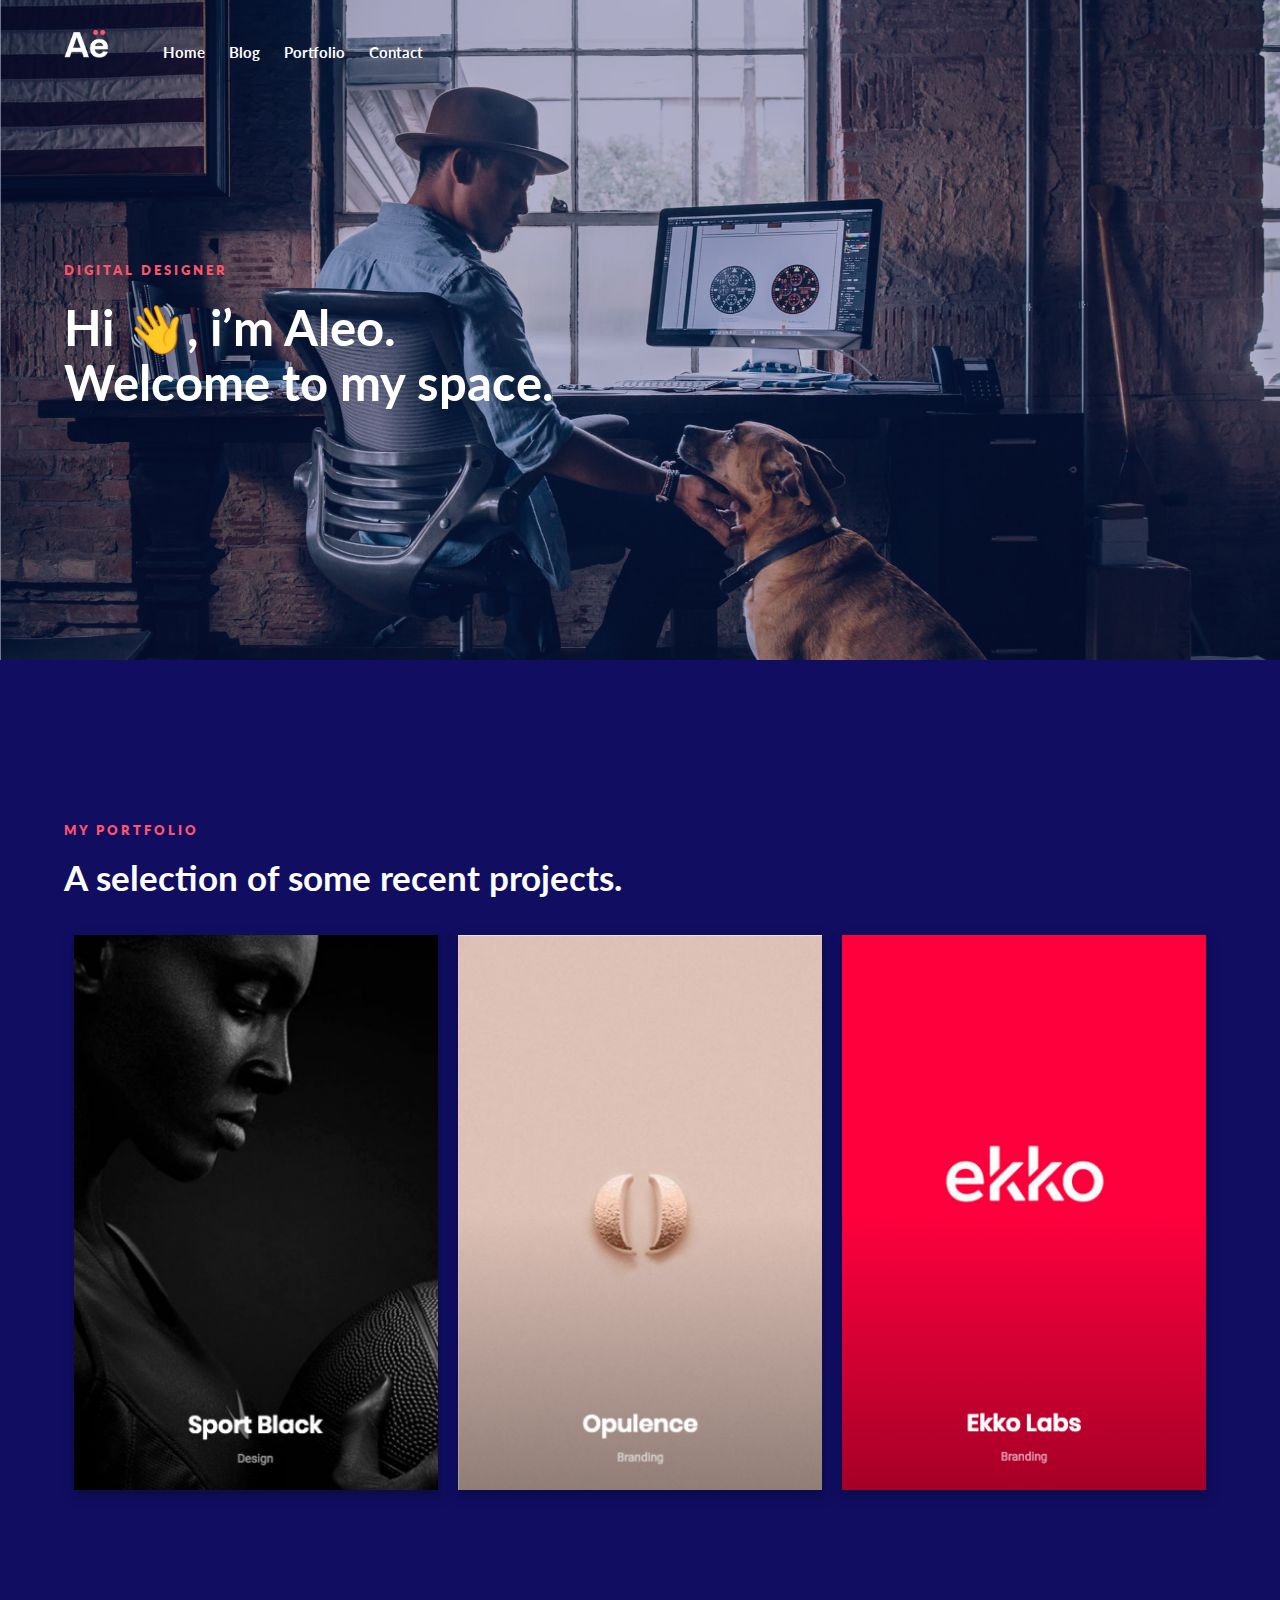
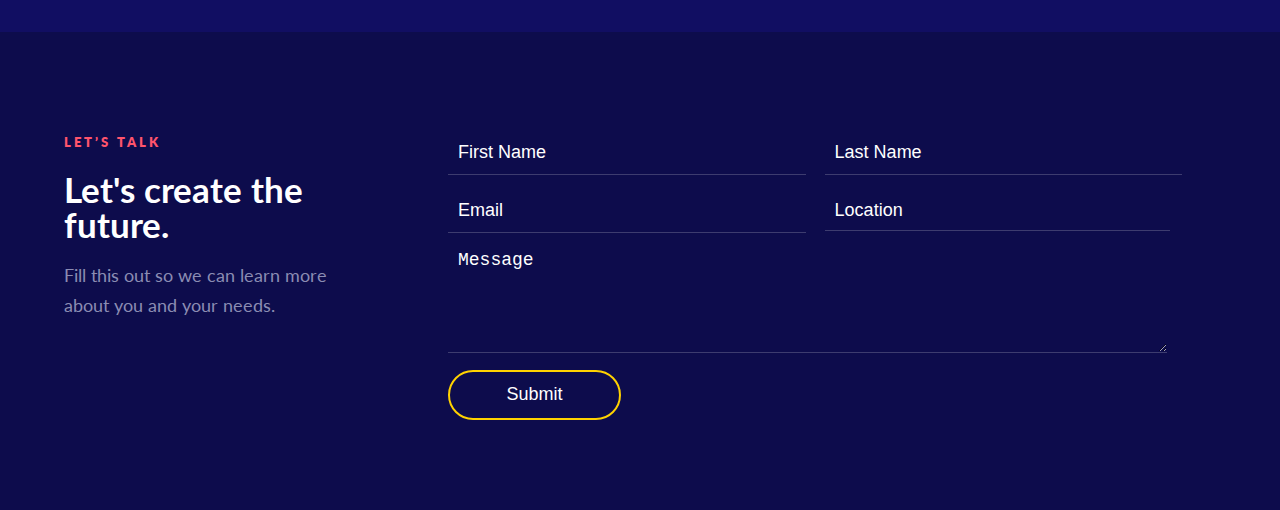
<file: index.html>
<!DOCTYPE html>
<html lang="en">
<head>
<meta charset="utf-8">
<title>Aleo :: Digital Designer</title>
<link rel="stylesheet" href="assets/css/main.css" />
<meta http-equiv="X-UA-Compatible" content="IE=edge"/>
<meta name="viewport" content="width=device-width, initial-scale=1, shrink-to-fill=no"/>
</head>
<body>
<header>
  <div class="section-wrap">
    <div id="header-logo"> <img src="./assets/img/logo-light.png" width="45" alt="Logo"> </div>
    <div id="header-nav">
      <ul>
        <li><a href="#header">Home</a></li>
        <li><a href="blog/index.html">Blog</a></li>
        <li><a href="#portfolio">Portfolio</a></li>
        <li><a href="#contact">Contact</a></li>
      </ul>
    </div>
  </div>
</header>
<main>
  <section id="portfolio">
    <div class="section-wrap">
      <h3>DIGITAL DESIGNER</h3>
      <h1>Hi 👋, i’m Aleo.<br/>
        Welcome to my space.</h1>
    </div>
  </section>
  <section id="work">
    <div class="section-wrap">
      <h3>MY PORTFOLIO</h3>
      <h2>A selection of some recent projects.</h2>
      <div id="work-container" class="flex-grid">
        <div class="col"><a href="#"><img src="./assets/img/SportBlack.png" alt="Sport Black Design"></a></div>
        <div class="col"><a href="#"><img src="./assets/img/Opulence.png" alt="Opulence Branding"></a></div>
        <div class="col"><a href="#"><img src="./assets/img/EkkoLabs.png" alt="Ekko Labs Branding"></a></div>
      </div>
    </div>
  </section>
</main>
<footer>
  <section id="contact">
    <div class="section-wrap flex-grid">
      <div class="col">
        <h3 class="footer-text">Let’s talk</h3>
        <h2 class="footer-text">Let's create the future.</h2>
        <p class="footer-text">Fill this out so we can learn more about you and your needs.</p>
      </div>
      <div id="footer-form" class="col-2">
        <div class="footer-row">
          <input type="text" name="name" aria-required="true" aria-invalid="false" placeholder="First Name" required>
          <input type="text" name="lname" aria-required="true" aria-invalid="false" placeholder="Last Name" required>
        </div>
        <div class="footer-row">
          <input type="email" name="email" aria-required="true" aria-invalid="false" placeholder="Email" required>
          <select role="menu" name="country" aria-invalid="false" aria-expanded="false" required>
            <option value="">Location</option>
            <option value="Malta">Malta</option>
            <option value="United Kingdom">United Kingdom</option>
            <option value="United States">United States</option>
            <option value="France">France</option>
            <option value="Other">Other</option>
          </select>
        </div>
        <div class="footer-row">
          <textarea cols="10" rows="4" name="message" aria-invalid="false" placeholder="Message" required></textarea>
        </div>
        <div class="footer-row">
          <button type="submit" value="Submit">Submit</button>
        </div>
      </div>
    </div>
  </section>
</footer>
</body>
</html>
</file>
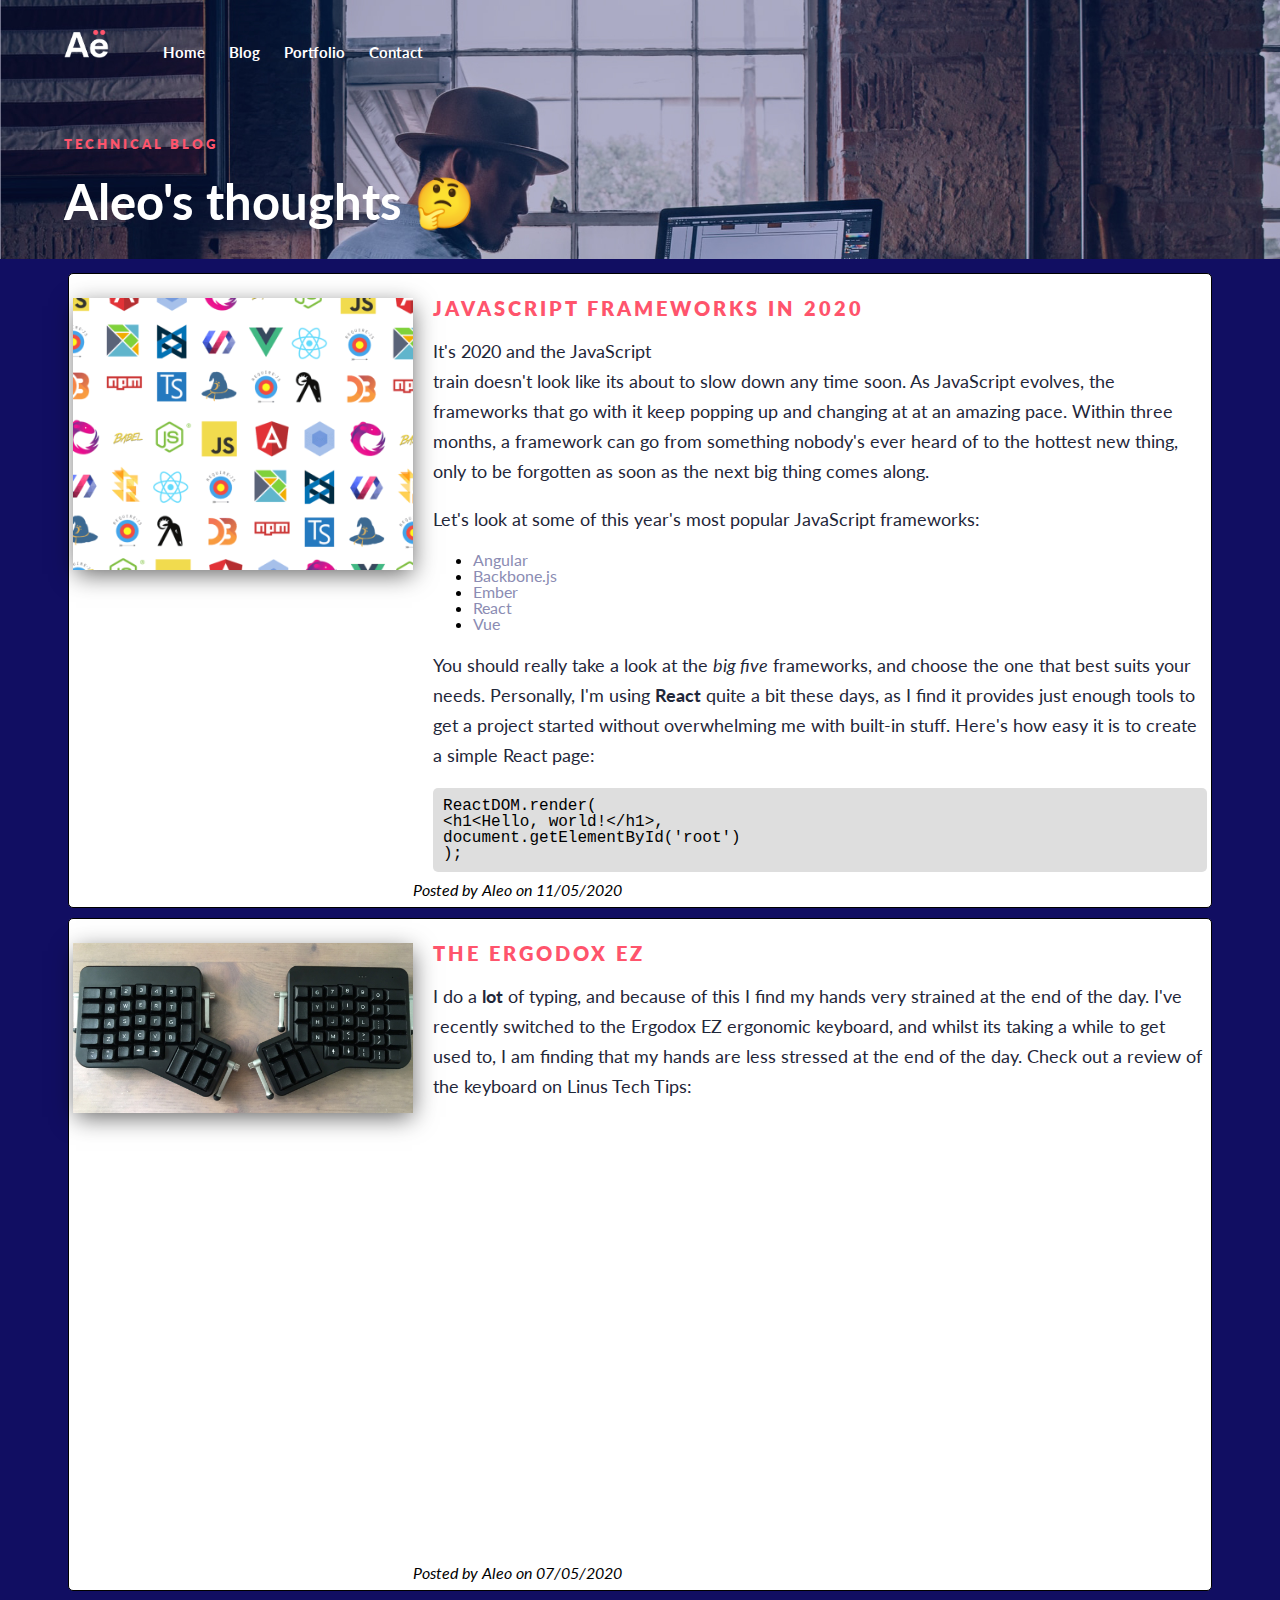
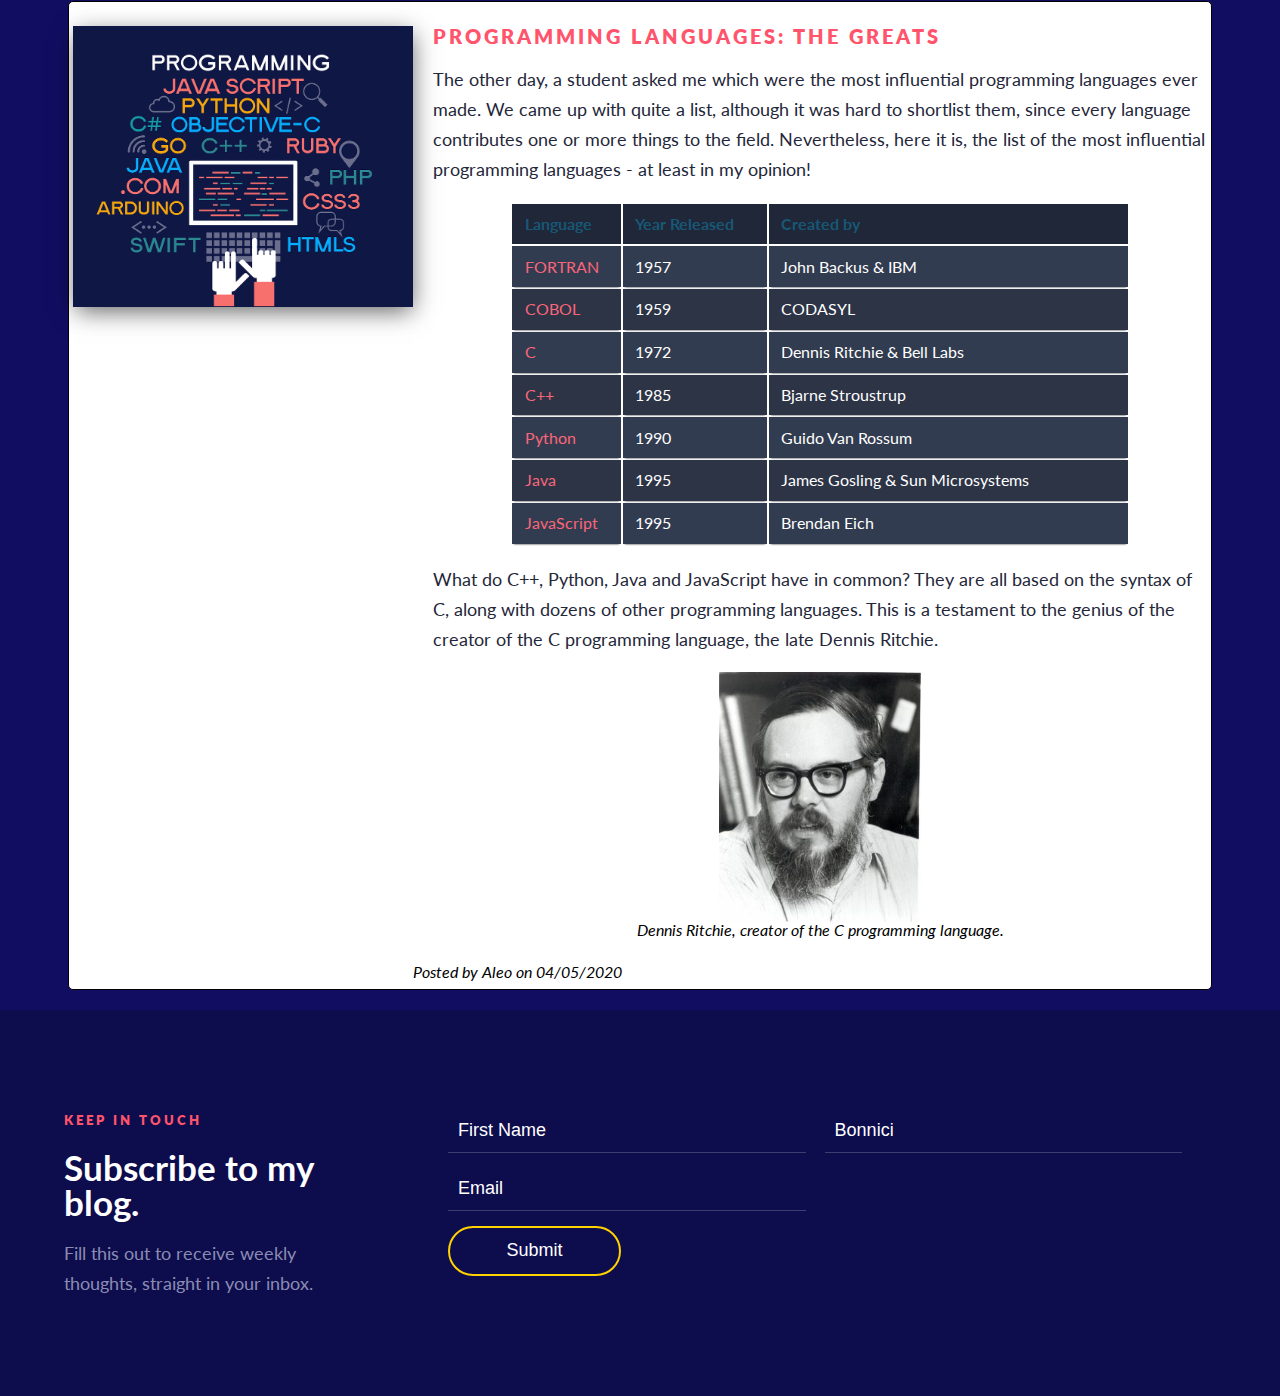
<file: blog/index.html>
<!DOCTYPE html>
<html lang="en">
<head>
<meta charset="UTF-8" />
<title>Aleo’s Blog</title>
<link rel="stylesheet" href="../assets/css/main.css" />
<link rel="stylesheet" href="../assets/css/blog.css" />
<meta http-equiv="X-UA-Compatible" content="IE=edge"/>
<meta name="viewport" content="width=device-width, initial-scale=1, shrink-to-fill=no"/>
</head>
<body>
<header>
  <div class="section-wrap">
    <div id="header-logo"> <img src="../assets/img/logo-light.png" width="45" alt="Logo" /> </div>
    <div id="header-nav">
      <ul>
        <li><a href="../index.html">Home</a></li>
        <li><a href="index.html">Blog</a></li>
        <li><a href="../index.html#portfolio">Portfolio</a></li>
        <li><a href="../index.html#contact">Contact</a></li>
      </ul>
    </div>
  </div>
</header>
<main>
  <section id="portfolio" style="background-image: url(../assets/img/photo.jpg)">
    <div class="section-wrap">
      <h3>TECHNICAL BLOG</h3>
      <h1 style="color: #fff">Aleo's thoughts 🤔</h1>
    </div>
  </section>
  <section id="blog">
    <div class="section-wrap">
      <article> 
        <!-- This is a comment TODO -->
        <div class="article-image"> <img src="../assets/img/blog/js_frameworks.png" alt="JavaScript Frameworks"/> </div>
        <div class="article-content-container">
          <div class="article-content">
            <h4>JavaScript Frameworks in 2020</h4>
            <p> It's 2020 and the JavaScript<br />
              train doesn't look like its about to slow down any time soon. As
              JavaScript evolves, the frameworks that go with it keep popping up and
              changing at at an amazing pace. Within three months, a framework can
              go from something nobody's ever heard of to the hottest new thing,
              only to be forgotten as soon as the next big thing comes along. </p>
            <p> Let's look at some of this year's most popular JavaScript frameworks: </p>
            <ul>
              <li><a href="https://angular.io/" target="_blank">Angular</a></li>
              <li><a href="https://backbonejs.org/" target="_blank">Backbone.js</a></li>
              <li><a href="https://emberjs.com/" target="_blank">Ember</a></li>
              <li><a href="https://reactjs.org/" target="_blank">React</a></li>
              <li><a href="https://vuejs.org/" target="_blank">Vue</a></li>
            </ul>
            <p> You should really take a look at the <em>big five</em> frameworks, and
              choose the one that best suits your needs. Personally, I'm using <strong>React</strong> quite a bit these days, as I find it provides
              just enough tools to get a project started without overwhelming me
              with built-in stuff. Here's how easy it is to create a simple React
              page: </p>
            <code> ReactDOM.render(
            &lt;h1&lt;Hello, world!&lt;/h1&gt;,
            document.getElementById('root')
            ); </code> </div>
          <footer> Posted by Aleo on 11/05/2020 </footer>
        </div>
      </article>
      <article>
        <div class="article-image"> <img src="../assets/img/blog/ergodox.jpeg" alt="Ergodox EZ Keyboard" /> </div>
        <div class="article-content-container">
          <div class="article-content">
            <h4>The Ergodox EZ</h4>
            <p> I do a <strong>lot</strong> of typing, and because of this I find my hands very strained at the end of the day. I've recently switched to the Ergodox EZ ergonomic keyboard, and whilst its taking a while to get used to, I am finding that my hands are less stressed at the end of the day. Check out a review of the keyboard on Linus Tech Tips: </p>
            <div class="video-container">
              <iframe width="560" height="315" src="https://www.youtube.com/embed/LALQsqZP1nA" title="YouTube video player" frameborder="0" allow="accelerometer; autoplay; clipboard-write; encrypted-media; gyroscope; picture-in-picture" allowfullscreen></iframe>
            </div>
          </div>
          <footer>Posted by Aleo on 07/05/2020</footer>
        </div>
      </article>
      <article>
        <div class="article-image"> <img src="../assets/img/blog/programming.jpg" alt="Programming Languages" /> </div>
        <div class="article-content-container">
          <div class="article-content">
            <h4>Programming Languages: The Greats</h4>
            <p> The other day, a student asked me which were the most influential
              programming languages ever made. We came up with quite a list,
              although it was hard to shortlist them, since every language
              contributes one or more things to the field. Nevertheless, here it is,
              the list of the most influential programming languages - at least in
              my opinion! </p>
            <table class="blog-table">
              <thead>
                <tr>
                  <th>Language</th>
                  <th>Year Released</th>
                  <th>Created by</th>
                </tr>
              </thead>
              <tbody>
                <tr>
                  <td>FORTRAN</td>
                  <td>1957</td>
                  <td>John Backus & IBM</td>
                </tr>
                <tr>
                  <td>COBOL</td>
                  <td>1959</td>
                  <td>CODASYL</td>
                </tr>
                <tr>
                  <td>C</td>
                  <td>1972</td>
                  <td>Dennis Ritchie & Bell Labs</td>
                </tr>
                <tr>
                  <td>C++</td>
                  <td>1985</td>
                  <td>Bjarne Stroustrup</td>
                </tr>
                <tr>
                  <td>Python</td>
                  <td>1990</td>
                  <td>Guido Van Rossum</td>
                </tr>
                <tr>
                  <td>Java</td>
                  <td>1995</td>
                  <td>James Gosling & Sun Microsystems</td>
                </tr>
                <tr>
                  <td>JavaScript</td>
                  <td>1995</td>
                  <td>Brendan Eich</td>
                </tr>
              </tbody>
            </table>
            <p>What do C++, Python, Java and JavaScript have in common? They are all based on the syntax of C, along with dozens of other programming languages. This is a testament to the genius of the creator of the C programming language, the late Dennis Ritchie. </p>
            <figure> <img src="../assets/img/blog/ritchie.jpg"  alt="Dennis Ritchie">
              <figcaption>Dennis Ritchie, creator of the C programming language.</figcaption>
            </figure>
          </div>
          <footer>Posted by Aleo on 04/05/2020</footer>
        </div>
      </article>
    </div>
  </section>
</main>
<footer>
  <section id="contact">
    <div class="section-wrap flex-grid">
      <div class="col">
        <h3 class="footer-text">Keep in touch</h3>
        <h2 class="footer-text" style="color: #fff">Subscribe to my blog.</h2>
        <p class="footer-text">Fill this out to receive weekly thoughts, straight in your
          inbox.</p>
      </div>
      <div id="footer-form" class="col-2">
        <form name="subscribe-form">
          <div class="footer-row">
            <input type="text" name="name" aria-required="true" aria-invalid="false" placeholder="First Name" required>
            <input type="text" name="lname" class="lastname" aria-required="true" aria-invalid="false" placeholder="Last Name" required value="Bonnici">
          </div>
          <div class="footer-row">
            <input type="email" name="email" aria-required="true" aria-invalid="false" placeholder="Email" required>
          </div>
          <div class="footer-row">
            <button type="submit" value="Submit">Submit</button>
          </div>
        </form>
      </div>
    </div>
  </section>
</footer>
</body>
</html>
</file>
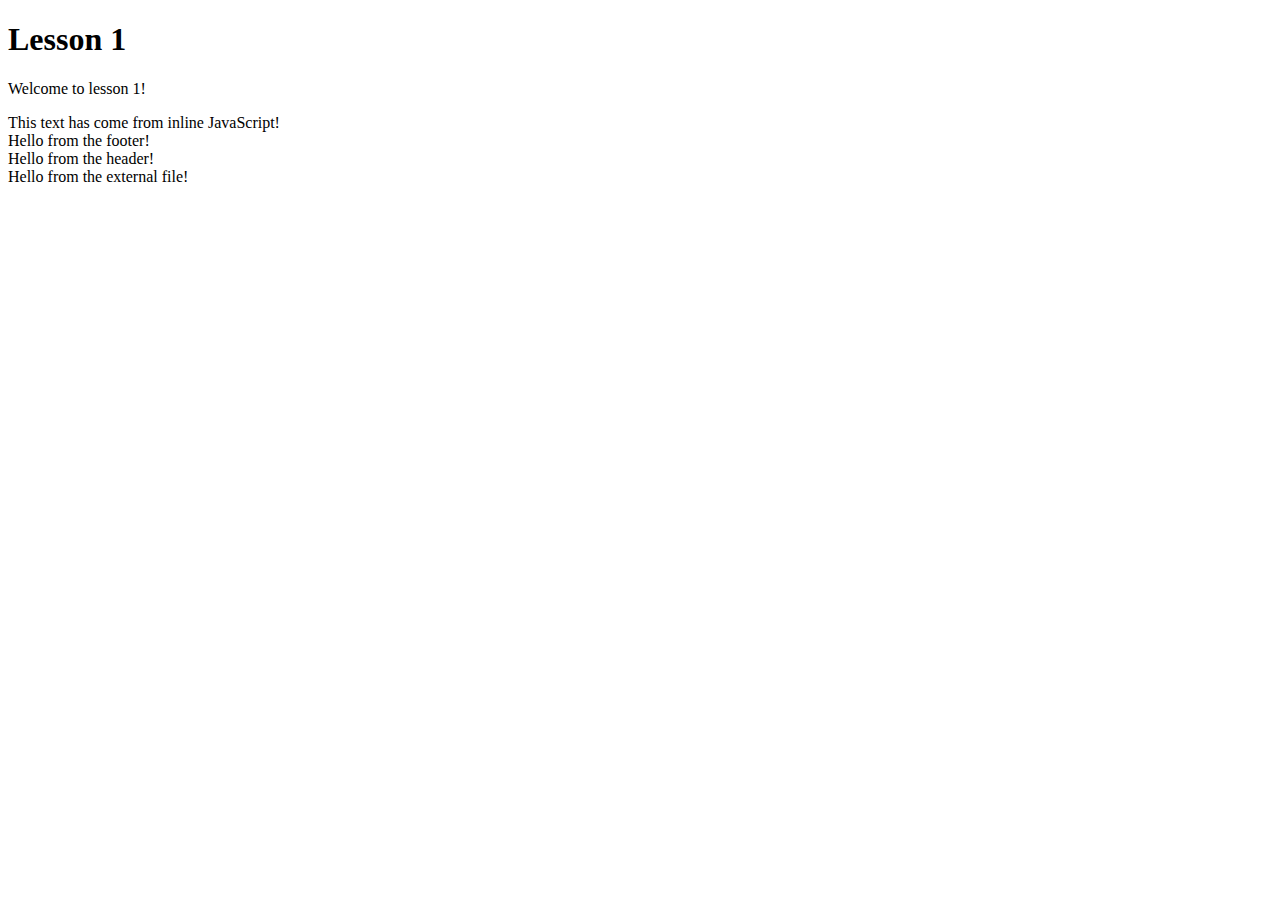
<file: js/index.html>
<!doctype html>
<html lang="en">
<head>
<meta charset="UTF-8">
<title>JavaScript Lesson 1</title>
<script>
    function showWelcome(){
    document.getElementById("div2").innerHTML = "Hello from the header!";
    }
</script>
</head>
<body onLoad="showWelcome()">
<h1>Lesson 1</h1>
<p>Welcome to lesson 1!</p>
<script>document.write("This text has come from inline JavaScript!");</script>
<div id="div1"></div>
<div id="div2"></div>
<div id="div3"></div>
<script>document.getElementById("div1").innerHTML = "Hello from the footer!";</script>
<script src="../assets/js/lesson1.js"></script>
</body>
</html>
</file>
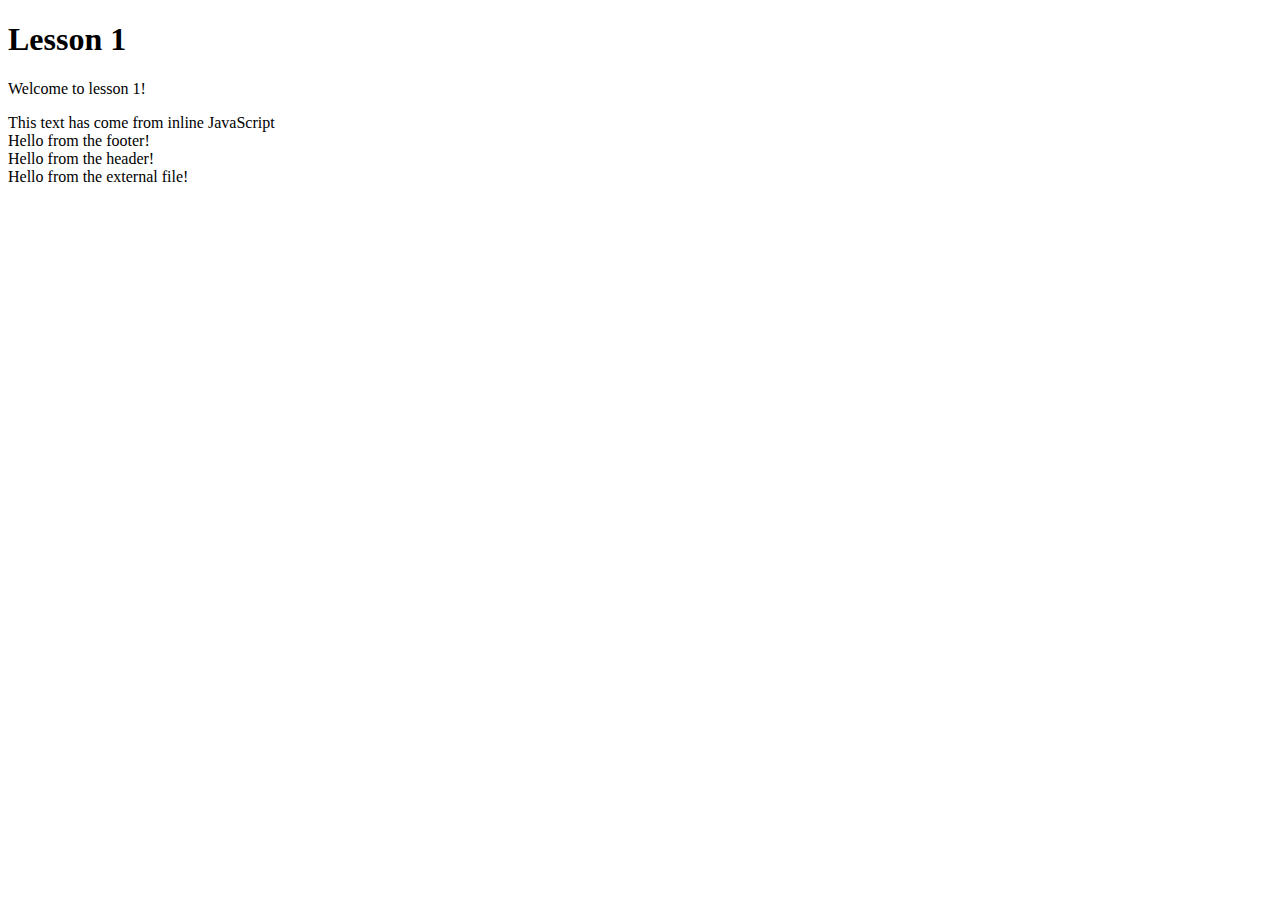
<file: lesson1/index.html>
<!DOCTYPE html>
<html lang="en">
<head>
    <meta charset="utf-8">
    <title>Lesson 1</title>

    <script>
        function showWelcome() {
            document.getElementById('div2').innerHTML = "Hello from the header!";
        }
    </script>
</head>
<body onload="showWelcome()">
<h1>Lesson 1</h1>
<p>Welcome to lesson 1!</p>
<script>
    document.write("This text has come from inline JavaScript");
</script>
<div id="div1"></div>
<div id="div2"></div>
<div id="div3"></div>
<script>
    document.getElementById('div1').innerHTML = "Hello from the footer!"
</script>
<script src="lesson1.js"></script>
</body>
</html>
</file>
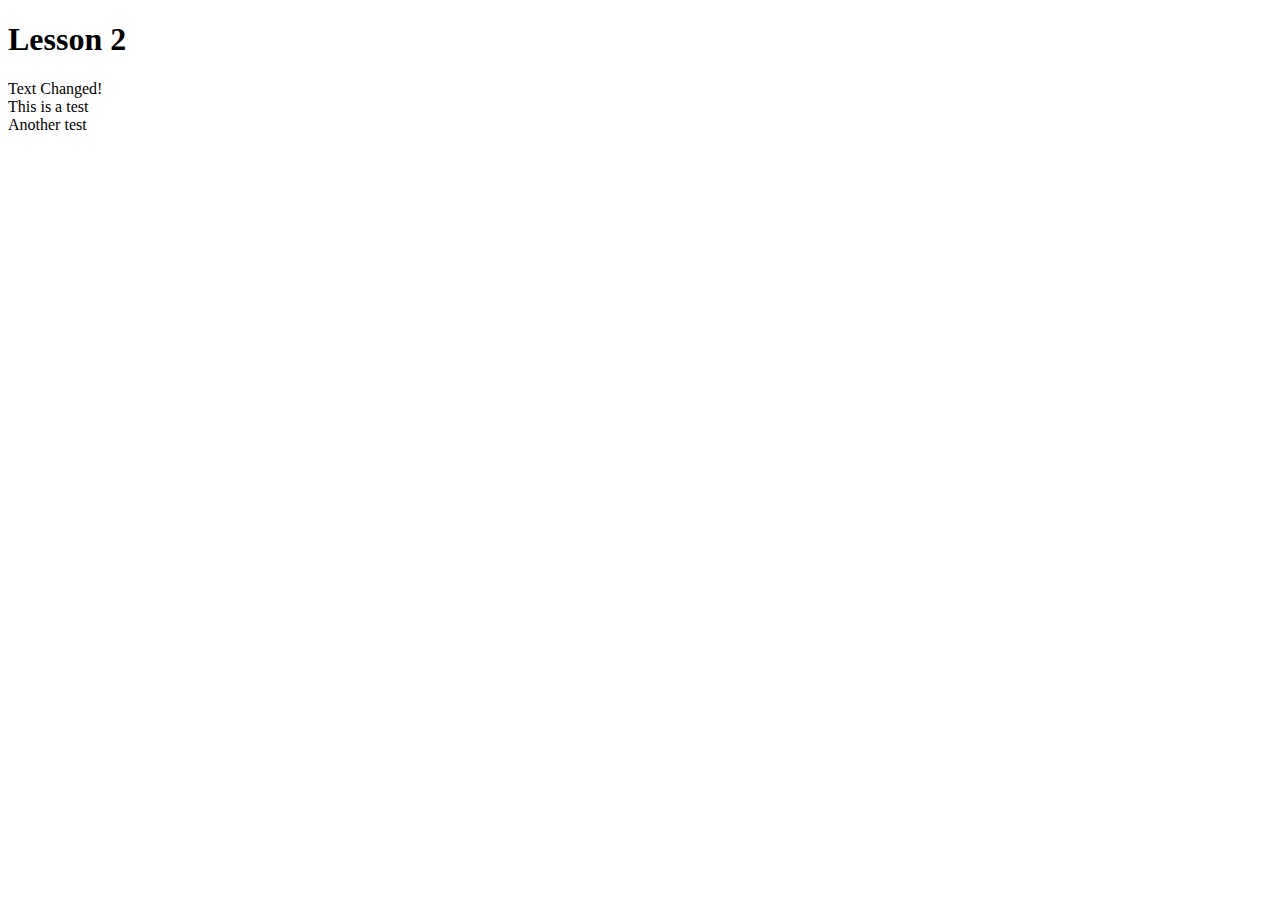
<file: lesson2/index.html>
<!DOCTYPE html>
<html lang="en">
<head>
    <meta charset="utf-8">
    <title>Lesson 2</title>
</head>
<body>
<h1>Lesson 2</h1>
<div id="mainDiv"></div>
<script src="lesson2.js"></script>
</body>
</html>
</file>
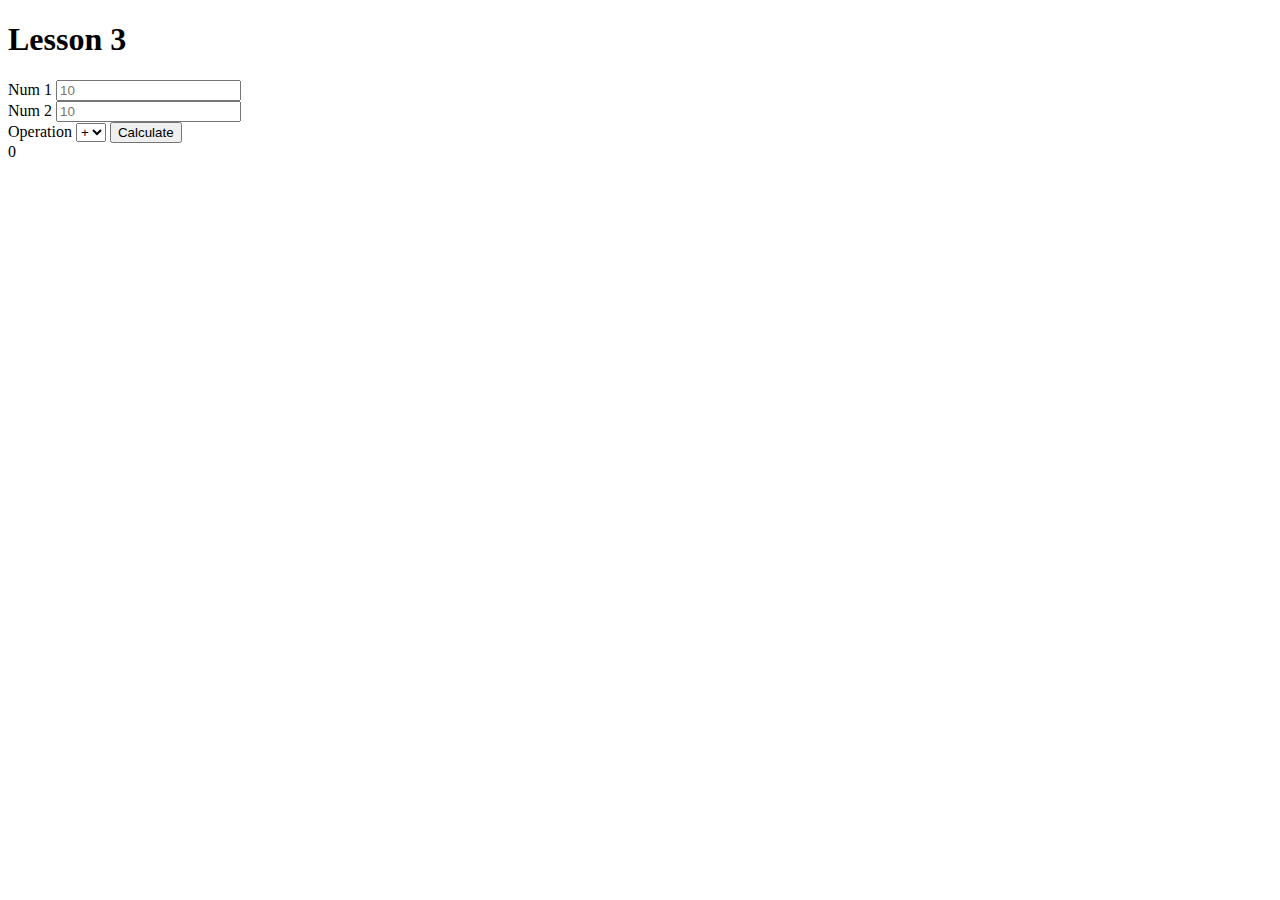
<file: lesson3/index.html>
<!DOCTYPE html>
<html lang="en">
<head>
    <meta charset="utf-8">
    <title>Lesson 3</title>
</head>
<body>
<h1>Lesson 3</h1>
<form name="arithmeticForm">
    <label for="num1">Num 1</label>
    <input type="number"
            id="num1"
            name="num1"
            placeholder="10">
    <br>
    <label for="num2">Num 2</label>
    <input type="number"
            id="num2"
            name="num2"
            placeholder="10">
    <br>
    <label for="op">Operation</label>
    <select id="op" name="op">
        <option selected value="+">+</option>
        <option value="-">-</option>
        <option value="*">*</option>
        <option value="/">/</option>
    </select>
    <button id="btnCalc">Calculate</button>
    <br>
    <label id="result">0</label>
</form>

<script src="lesson3.js"></script>
</body>
</html>
</file>
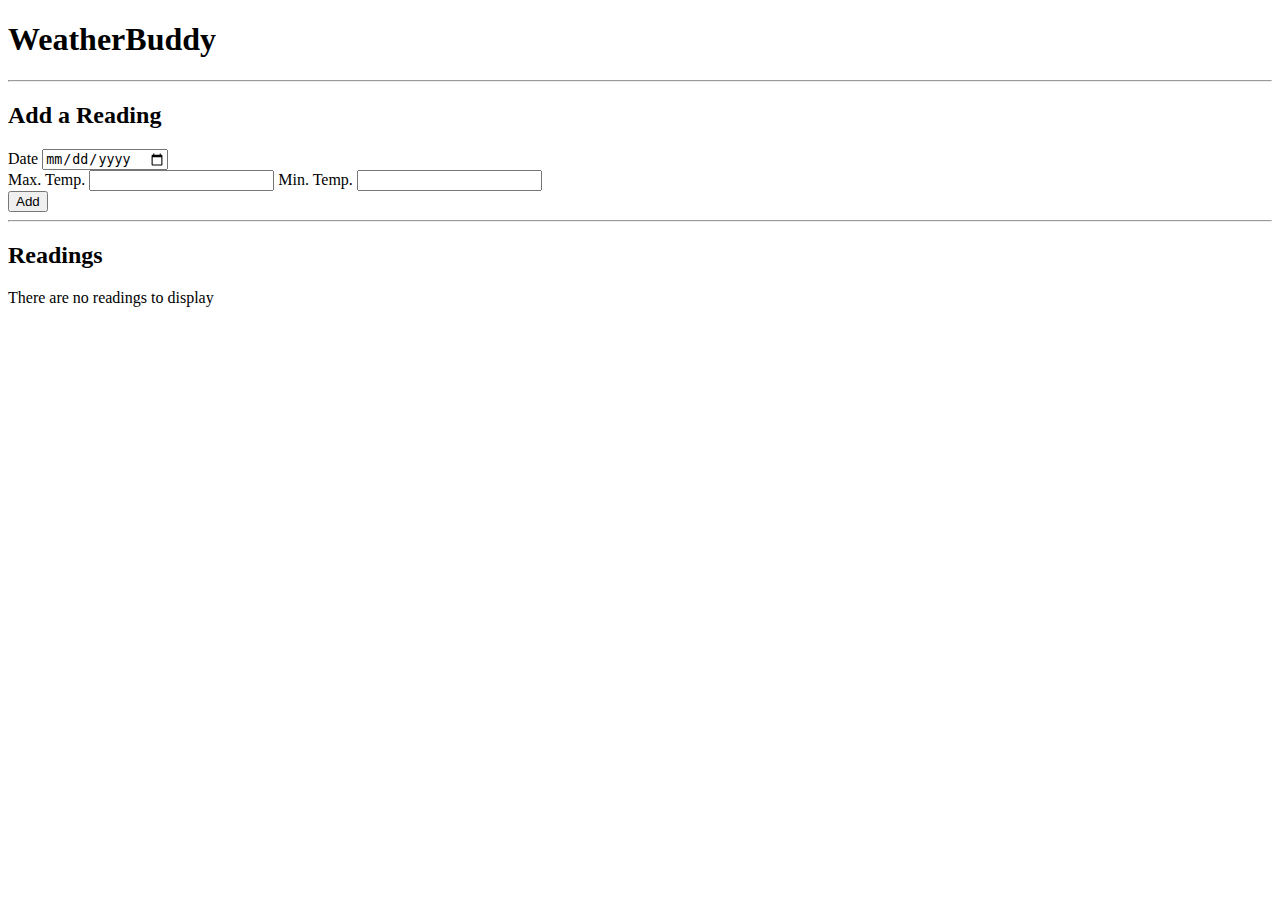
<file: weatherbuddy/index.html>
<!DOCTYPE html>
<html lang="en">
<head>
<title>WeatherBuddy</title>
<meta charset="utf-8">
</head>
<body>
<h1>WeatherBuddy</h1>
<hr>
<h2>Add a Reading</h2>
<div id="errorArea" style="display: none;"></div>
<form name="addReadingForm" id="addReadingForm" novalidate>
  <label for="readingDate">Date</label>
  <input type="date" id="readingDate" required>
  <br>
  <label for="readingMax">Max. Temp.</label>
  <input type="number" step="0.01" id="readingMax" required>
  <label for="readingMin">Min. Temp.</label>
  <input type="number" step="0.01" id="readingMin" required>
  <br>
  <input type="submit" value="Add">
</form>
<hr>
<h2>Readings</h2>
<div id="readingsArea"></div>
<script src="../assets/js/weatherbuddy.js"></script>
</body>
</html>
</file>
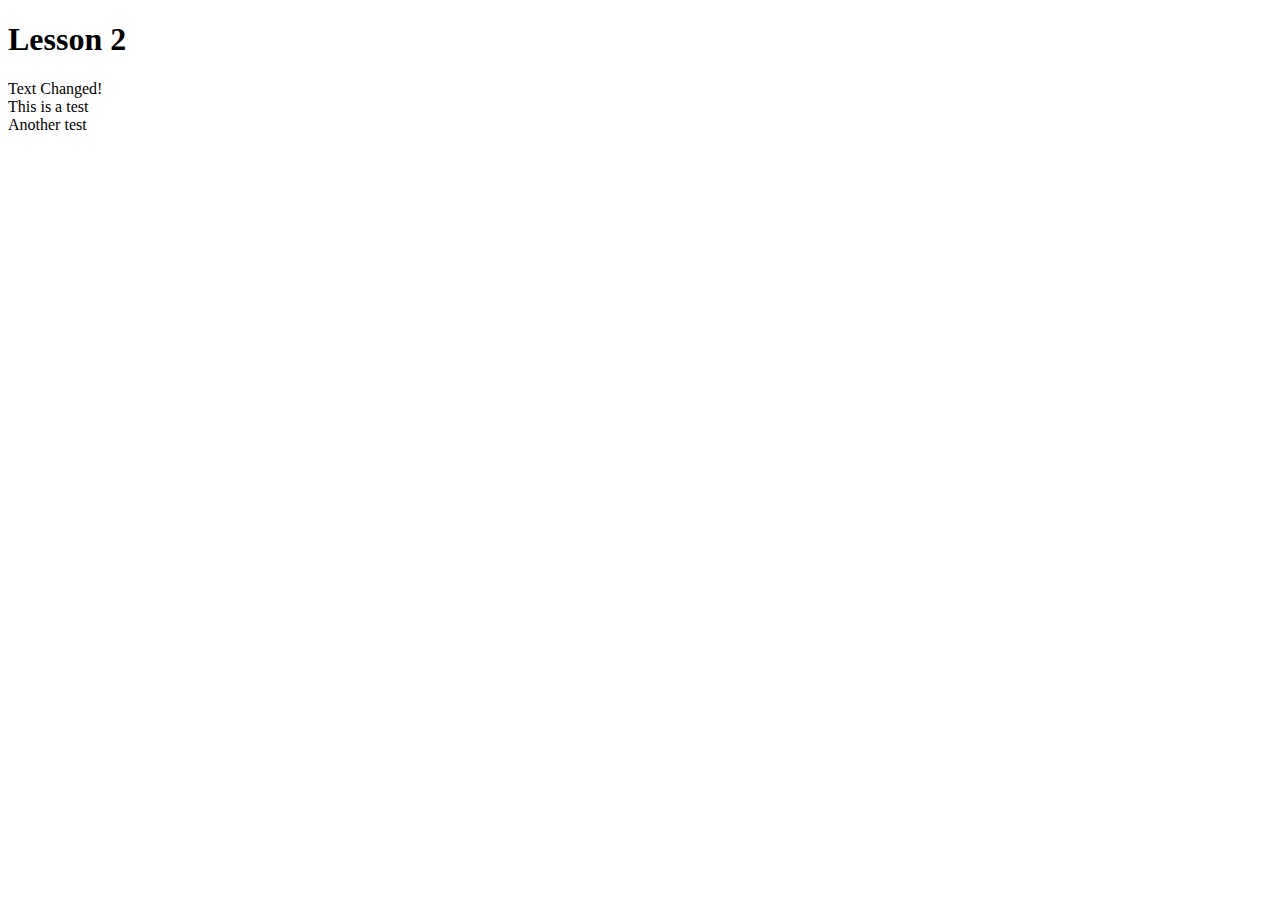
<file: js/lesson2/index.html>
<!doctype html>
<html>
<head>
<meta charset="UTF-8">
<title>Lesson 2</title>
    </head>
<body>
    <h1>Lesson 2</h1>
    <div id="mainDiv"></div>
    <script src="../../assets/js/lesson2.js"></script>
</body>
</html>
</file>
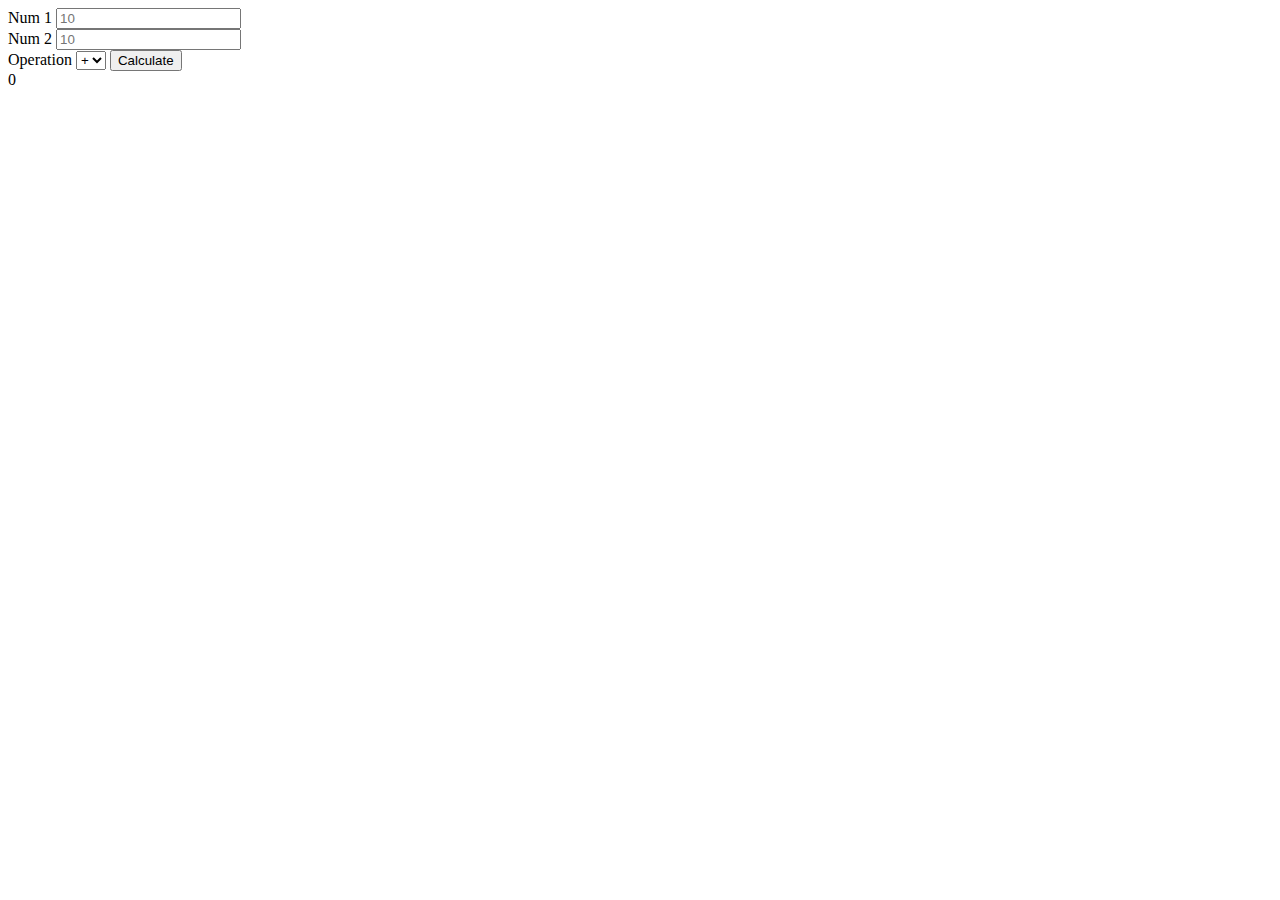
<file: js/lesson4/index.html>
<!doctype html>
<html>
<head>
<meta charset="UTF-8">
<title>Our Awesome Calculator</title>

</head>
<body>
<form name="arithmeticForm">
  <label for="num1">Num 1</label>
  <input type="number" id="num1" name="num1" placeholder="10">
  <br>
  <label for="num2">Num 2</label>
  <input type="number" id="num2" name="num2" placeholder="10">
  <br>
  <label for="op">Operation</label>
  <select id="op" name="op">
    <option value="+" selected>+</option>
    <option value="-">-</option>
    <option value="*">*</option>
    <option value="/">/</option>
  </select>
  <button id="btnCalc">Calculate</button>
  <br>
  <label id="result">0</label>
</form>
    <script src="../../assets/js/lesson4.js"></script>
</body>
</html>
</file>
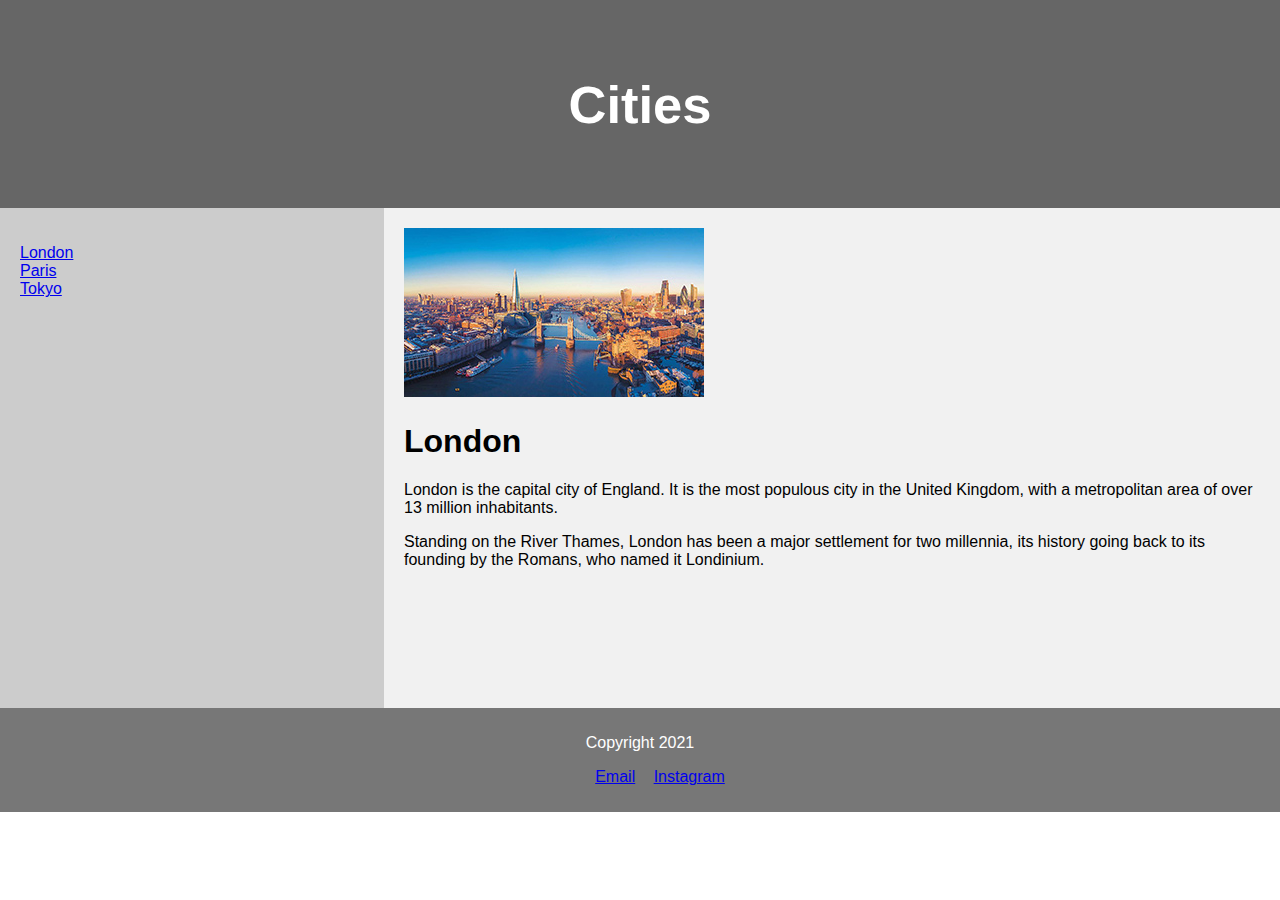
<file: cities/london.html>
<!doctype html>
<html><!-- InstanceBegin template="/Templates/Cities.dwt" codeOutsideHTMLIsLocked="false" -->
<head>
    <meta charset="UTF-8">
    <!-- InstanceBeginEditable name="doctitle" -->
    <title>Cities</title>
    <!-- InstanceEndEditable -->
    <style type="text/css">
    * {
        -webkit-box-sizing: border-box;
        -moz-box-sizing: border-box;
        box-sizing: border-box;
    }

    body {
        margin-left: 0px;
        margin-top: 0px;
        margin-right: 0px;
        margin-bottom: 0px;
        font-family: Arial, Helvetica, sans-serif;
    }

    header {
        padding: 30px;
        background-color: #666;
        text-align: center;
        font-size: 35px;
        color: white;
    }

    nav {
        float: left;
        width: 30%;
        height: 500px;
        padding: 20px;
        background: #ccc;
    }

    nav ul {
        padding: 0;
        list-style-type: none;
    }

    article {
        padding: 20px;
        float: left;
        width: 70%;
        background-color: #F1F1F1;
        height: 500px;
    }

    section::after {
        content: "";
        display: table;
        clear: both;
    }

    footer {
        padding: 10px;
        background-color: #777;
        text-align: center;
        color: white;
    }

    @media screen and (max-width: 600px) {
        nav, article {
            width: 100%;
            height: auto;
        }
    }

    #footer-nav {
        list-style-type: none;
    }

    #footer-nav li {
        display: inline-block;
        padding: 0 7px;
    }
    </style>
<!-- InstanceBeginEditable name="head" -->
<!-- InstanceEndEditable -->
</head>
<body>
<header>
    <h2>Cities</h2>
</header>
<section>
    <nav>
        <ul>
            <li><a href="london.html">London</a></li>
            <li><a href="paris.html">Paris</a></li>
            <li><a href="tokyo.html">Tokyo</a></li>
        </ul>
    </nav>
    <article><!-- InstanceBeginEditable name="CityDetails" --><img src="../assets/img/london.jpeg" width="300" height="169"/>
        <h1>London</h1>
        <p>London is the capital city of England. It is the most populous city in the United Kingdom, with a
          metropolitan area of over 13 million inhabitants.</p>
        <p>Standing on the River Thames, London has been a major settlement for two millennia, its history going back to
          its founding by the Romans, who named it Londinium.</p>
    <!-- InstanceEndEditable --></article>
</section>
<footer>
    <p>Copyright 2021</p>


    <ul id="footer-nav">
        <li><a href="mailto:test@test.com">Email</a></li>
        <li><a href="https://instagram.com" target="_blank">Instagram</a></li>
    </ul>

</footer>
	
</body>
<!-- InstanceEnd --></html>
</file>
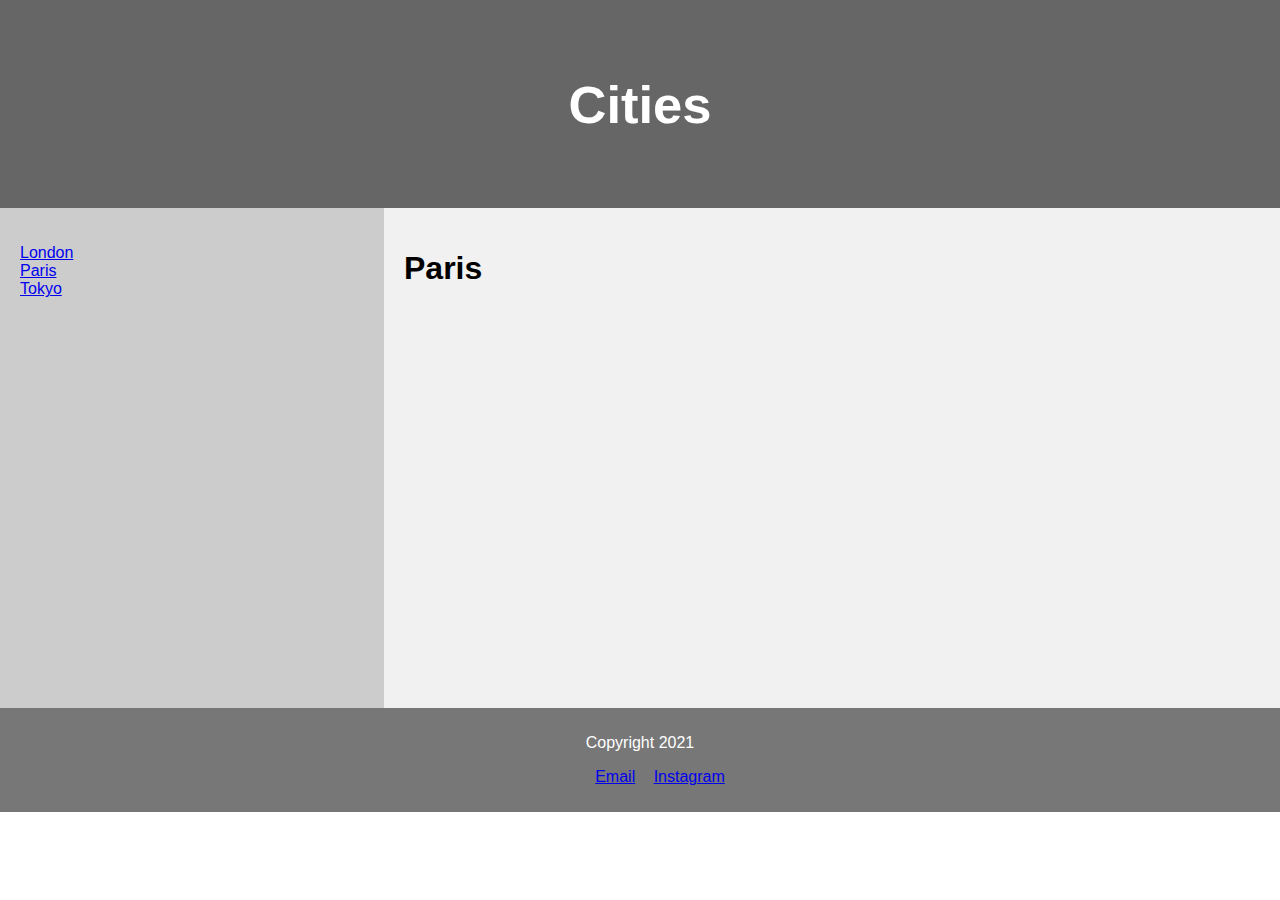
<file: cities/paris.html>
<!doctype html>
<html><!-- InstanceBegin template="/Templates/Cities.dwt" codeOutsideHTMLIsLocked="false" -->
<head>
    <meta charset="UTF-8">
    <!-- InstanceBeginEditable name="doctitle" -->
    <title>Paris</title>
    <!-- InstanceEndEditable -->
    <style type="text/css">
    * {
        -webkit-box-sizing: border-box;
        -moz-box-sizing: border-box;
        box-sizing: border-box;
    }

    body {
        margin-left: 0px;
        margin-top: 0px;
        margin-right: 0px;
        margin-bottom: 0px;
        font-family: Arial, Helvetica, sans-serif;
    }

    header {
        padding: 30px;
        background-color: #666;
        text-align: center;
        font-size: 35px;
        color: white;
    }

    nav {
        float: left;
        width: 30%;
        height: 500px;
        padding: 20px;
        background: #ccc;
    }

    nav ul {
        padding: 0;
        list-style-type: none;
    }

    article {
        padding: 20px;
        float: left;
        width: 70%;
        background-color: #F1F1F1;
        height: 500px;
    }

    section::after {
        content: "";
        display: table;
        clear: both;
    }

    footer {
        padding: 10px;
        background-color: #777;
        text-align: center;
        color: white;
    }

    @media screen and (max-width: 600px) {
        nav, article {
            width: 100%;
            height: auto;
        }
    }

    #footer-nav {
        list-style-type: none;
    }

    #footer-nav li {
        display: inline-block;
        padding: 0 7px;
    }
    </style>
<!-- InstanceBeginEditable name="head" -->
<!-- InstanceEndEditable -->
</head>
<body>
<header>
    <h2>Cities</h2>
</header>
<section>
    <nav>
        <ul>
            <li><a href="london.html">London</a></li>
            <li><a href="paris.html">Paris</a></li>
            <li><a href="tokyo.html">Tokyo</a></li>
        </ul>
    </nav>
    <article><!-- InstanceBeginEditable name="CityDetails" --><h1>Paris</h1>
    <!-- InstanceEndEditable --></article>
</section>
<footer>
    <p>Copyright 2021</p>


    <ul id="footer-nav">
        <li><a href="mailto:test@test.com">Email</a></li>
        <li><a href="https://instagram.com" target="_blank">Instagram</a></li>
    </ul>

</footer>
	
</body>
<!-- InstanceEnd --></html>
</file>
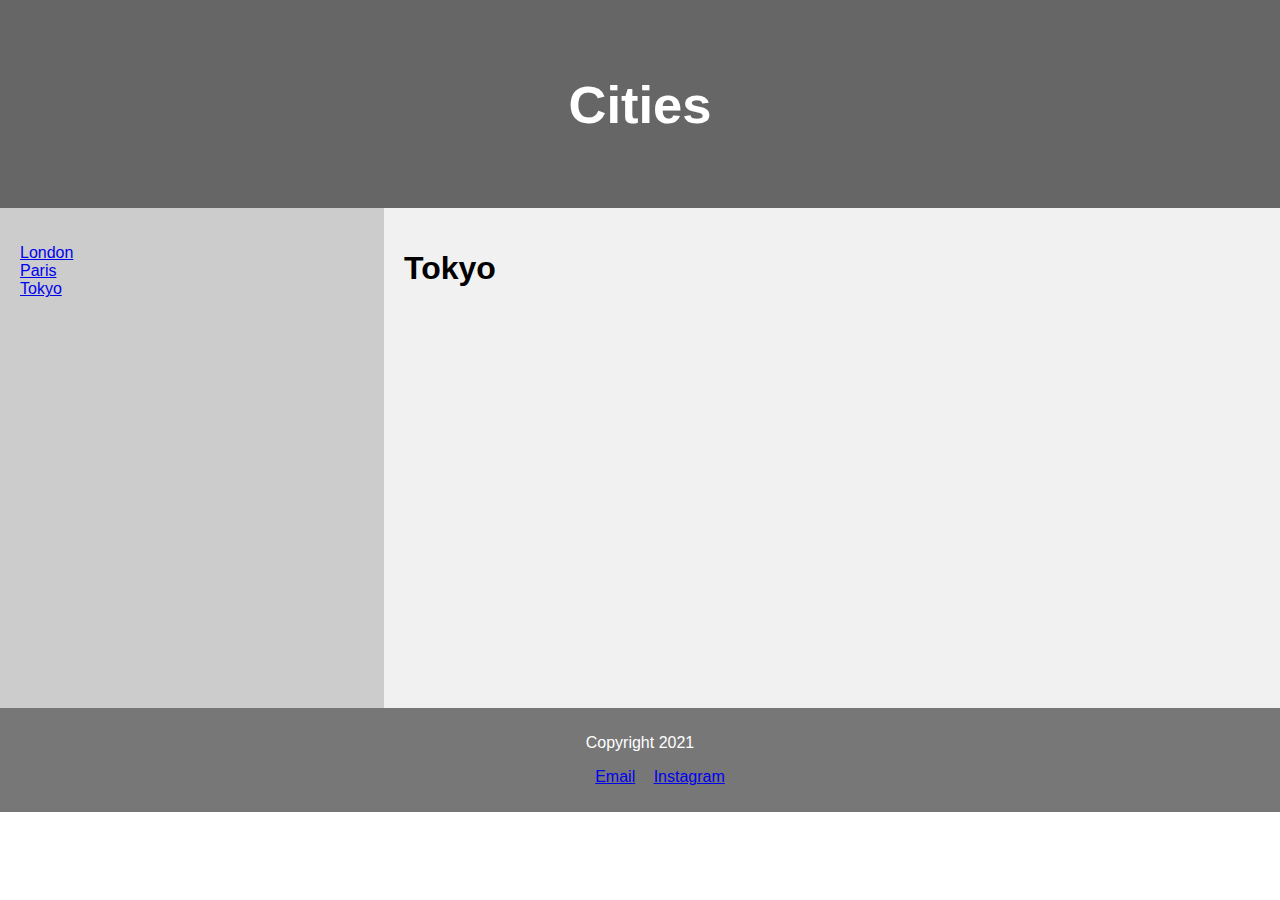
<file: cities/tokyo.html>
<!doctype html>
<html><!-- InstanceBegin template="/Templates/Cities.dwt" codeOutsideHTMLIsLocked="false" -->
<head>
    <meta charset="UTF-8">
    <!-- InstanceBeginEditable name="doctitle" -->
    <title>Tokyo</title>
    <!-- InstanceEndEditable -->
    <style type="text/css">
    * {
        -webkit-box-sizing: border-box;
        -moz-box-sizing: border-box;
        box-sizing: border-box;
    }

    body {
        margin-left: 0px;
        margin-top: 0px;
        margin-right: 0px;
        margin-bottom: 0px;
        font-family: Arial, Helvetica, sans-serif;
    }

    header {
        padding: 30px;
        background-color: #666;
        text-align: center;
        font-size: 35px;
        color: white;
    }

    nav {
        float: left;
        width: 30%;
        height: 500px;
        padding: 20px;
        background: #ccc;
    }

    nav ul {
        padding: 0;
        list-style-type: none;
    }

    article {
        padding: 20px;
        float: left;
        width: 70%;
        background-color: #F1F1F1;
        height: 500px;
    }

    section::after {
        content: "";
        display: table;
        clear: both;
    }

    footer {
        padding: 10px;
        background-color: #777;
        text-align: center;
        color: white;
    }

    @media screen and (max-width: 600px) {
        nav, article {
            width: 100%;
            height: auto;
        }
    }

    #footer-nav {
        list-style-type: none;
    }

    #footer-nav li {
        display: inline-block;
        padding: 0 7px;
    }
    </style>
<!-- InstanceBeginEditable name="head" -->
<!-- InstanceEndEditable -->
</head>
<body>
<header>
    <h2>Cities</h2>
</header>
<section>
    <nav>
        <ul>
            <li><a href="london.html">London</a></li>
            <li><a href="paris.html">Paris</a></li>
            <li><a href="tokyo.html">Tokyo</a></li>
        </ul>
    </nav>
    <article><!-- InstanceBeginEditable name="CityDetails" -->
        <h1>Tokyo</h1>
    <!-- InstanceEndEditable --></article>
</section>
<footer>
    <p>Copyright 2021</p>


    <ul id="footer-nav">
        <li><a href="mailto:test@test.com">Email</a></li>
        <li><a href="https://instagram.com" target="_blank">Instagram</a></li>
    </ul>

</footer>
	
</body>
<!-- InstanceEnd --></html>
</file>
<file: assets/css/main.css>
/* CSS Document */
@import url('https://fonts.googleapis.com/css2?family=Lato:wght@400;700;900&display=swap');
html, body {
  max-width: 100%;
  overflow-x: hidden;
}
html {
  font-size: 100%;
}

body {
  font-family: 'Lato', sans-serif;
  font-size: 16px;
  line-height: 16px;
  font-weight: 400;
  margin: 0;
  -webkit-font-smoothing: antialiased;
  -moz-osx-font-smoothing: grayscale;
}

/* Headings & Text */
h1 {
  font-family: 'Lato', sans-serif;
  font-size: 49px;
  font-weight: 700;
  line-height: 55px;
  margin-top: 20px;
  margin-bottom: 10px;
}
h2 {
  font-family: 'Lato', sans-serif;
  font-size: 35px;
  font-weight: 700;
  line-height: 35px;
  margin-top: 20px;
  margin-bottom: 10px;
}
h3 {
  font-family: 'Lato', sans-serif;
  font-size: 13px;
  font-weight: 800;
  line-height: 20px;
  letter-spacing: 3px;
  text-transform: uppercase;
  margin-top: 20px;
  margin-bottom: 10px;
  color: #ff546c;
}
p {
  font-family: 'Lato', sans-serif;
  font-weight: 400;
  line-height: 30px;
  font-size: 18px;
  color: #8b8cb3;
}
/* Header */
#header-nav ul {
  margin: 0px;
}
#header-nav li {
  margin-bottom: 0;
  list-style: none;
  position: relative;
  display: inline-block;
  padding: 0px 10px;
  font-family: 'Lato', sans-serif;
}
#header-nav li a {
  text-decoration: none;
  font-family: 'Lato', sans-serif;
  font-size: 15px;
  font-weight: 700;
  color: #fffFFF;
}
#header-nav li a:hover {
  cursor: pointer;
  font-weight: 700;
  color: #ffd200;
}
/* Header */
header {
  width: 100%;
  position: absolute;
  top: 0;
  left: 0;
  z-index: 99999;
}
.section-wrap {
  padding: 0px 24px;
  width: 90%;
  margin: 0 auto;
}
#header-logo, #header-nav {
  display: inline-block;
  height: auto;
  padding: 30px 0;
}
/* Portfolio Header */
#portfolio {
  display: inline-block;
  width: 100%;
  padding: 240px 0px;
  background: #0d0c4c url("../img/photo.jpg");
  background-size: cover;
}
#portfolio h1, #portfolio h2 {
  color: #fff;
}
#portfolio-container {
  margin-top: 40px;
}
/* Work */
#work {
  display: inline-block;
  width: 100%;
  padding: 140px 0px;
  background: #110e62;
}
#work h2 {
  color: white;
}
#work-container {
  display: inline-block;
  width: 100%;
  margin-top: 40px;
}
#work-container a {
  text-decoration: none;
}
#work img {
  max-width: 100%;
  box-shadow: 1px 5px 8px 2px #0d0c4c;
}
#work img:hover {
  -webkit-transform: scale(1.05);
  transform: scale(1.05);
  transform-origin: 50% 50%;
  transition: all .2s ease-in-out;
}
/* Footer & Form */
footer {
  display: inline-block;
  width: 100%;
  padding: 80px 0px;
  background: #0d0c4c;
}
.footer-text {
  padding-right: 30%;
}
.footer-row {
  display: inline-block;
  width: 100%;
}
.footer-row input, .footer-row select, .footer-row textarea {
  display: inline-block;
  width: 45%;
  margin: 0px 15px 15px 0px;
  padding-left: 10px;
  border-radius: 0px;
  background: none;
  height: 40px;
  border-left: none;
  border-right: none;
  border-top: none;
  font-size: 18px;
  color: #fff;
  border-bottom: 1px solid rgba(255, 255, 255, 0.2);
}
.footer-row select option {
  background: #0d0c4c;
}
.footer-row textarea {
  width: 92%;
  height: 100px;
}
.footer-row select {
  -webkit-appearance: none;
  -webkit-border-radius: 0;
  border-radius: 0px;
}
.footer-row button {
  font-size: 18px;
  font-weight: 400;
  background: none;
  cursor: pointer;
  height: 50px;
  width: 22.5%;
  border-radius: 50px;
  border: 2px solid #ffd200;
  color: #ffffff;
}
.footer-row button:hover {
  background: #ffd200;
  border: none;
}
::placeholder {
  color: #fff;
}
#contact h2 {
  color: #fff;
}
#contact .flex-grid {
  display: flex;
}
#contact .col {
  flex: 1;
}
#contact .col-2 {
  flex: 2;
  margin-top: 20px !important;
  margin-bottom: 10px !important;
}
#work .flex-grid {
  display: flex;
}
#work .col {
  flex: 1;
  margin: 0 10px;
}
</file>
<file: assets/css/blog.css>
#portfolio {
  padding: 114px 0px 20px 0px;
}
#blog {
  background-color: #110e62;
  padding: 10px 4px 10px 4px;
}
article {
  display: flex;
  flex-direction: row;
  border: 1px solid;
  border-radius: 5px;
  padding: 4px 4px 4px 4px;
  margin: 4px 0 10px 0;
  background-color: #fff;
}
article img {
  width: 100%;
  align-self: start;
}
article .article-image {
  align-self: start;
  flex: 1 0 30%;
}
article .article-content {
  margin: 0 0 0 20px;
  flex: 4 1 65%;
}
h4 {
  font-family: 'Lato', sans-serif;
  font-size: 20px;
  font-weight: 800;
  line-height: 20px;
  letter-spacing: 3px;
  text-transform: uppercase;
  margin-top: 20px;
  margin-bottom: 10px;
  color: #ff546c;
}
/* Table Styles */
.blog-table th {
  font-weight: bold;
  font-size: 1em;
  text-align: left;
  color: #185875;
  background-color: #1F2739;
}
.blog-table td {
  font-weight: normal;
  font-size: 1em;
  color: #fff;
  -webkit-box-shadow: 0 2px 2px -2px #0E1119;
  -moz-box-shadow: 0 2px 2px -2px #0E1119;
  box-shadow: 0 2px 2px -2px #0E1119;
}
.blog-table {
  text-align: left;
  overflow: hidden;
  width: 80%;
  margin: 0 auto;
  display: table;
  padding: 0 0 0 0;
}
.blog-table td, .blog-table th {
  padding-bottom: 2%;
  padding-top: 2%;
  padding-left: 2%;
}
/* Background-color of the odd rows */
.blog-table tr:nth-child(odd) {
  background-color: #323C50;
}
/* Background-color of the even rows */
.blog-table tr:nth-child(even) {
  background-color: #2C3446;
}
.blog-table td:first-child {
  color: #FB667A;
}
.blog-table tr:hover {
  background-color: #464A52;
  -webkit-box-shadow: 0 6px 6px -6px #0E1119;
  -moz-box-shadow: 0 6px 6px -6px #0E1119;
  box-shadow: 0 6px 6px -6px #0E1119;
}
.blog-table td:hover {
  font-weight: bold;
  background-color: #FFF842;
  color: #403E10;
  box-shadow: #7F7C21 -1px 1px, #7F7C21 -2px 2px, #7F7C21 -3px 3px, #7F7C21 -4px 4px, #7F7C21 -5px 5px, #7F7C21 -6px 6px;
  transform: translate3d(6px, -6px, 0);
  transition-delay: 0s;
  transition-duration: 0.4s;
  transition-property: all;
  transition-timing-function: linear;
}
article figure img {
  margin-left: auto;
  margin-right: auto;
  display: block;
  max-height: 250px;
  width: auto;
}
article figure figcaption {
  text-align: center;
  font-style: italic;
}
article .article-content iframe[src *=youtube] {
  width: 100%;
}
article .video-container {
  position: relative;
  padding-top: 56.25%;
}
article .article-content iframe[src *=youtube] {
  position: absolute;
  top: 0;
  left: 0;
  width: 100%;
  height: 100%;
}
article footer {
  padding: 10px 0px 5px 0px;
  font-style: italic;
  background-color: #fff;
}
article code {
  white-space: pre-line;
  background-color: #c0c0c087;
  display: block;
  padding: 10px;
  border-radius: 5px;
  font-family: 'Consolas', monospace;
}
article p {
  color: #1f2739;
}
article a {
  font-family: 'Lato', sans-serif;
  font-size: 16px;
  line-height: 16px;
  font-weight: 400;
  text-decoration: none;
  color: #8b8cb3;
}
@media (max-width: 800px) {
  article {
    flex-direction: column;
  }
  .blog-table td:nth-child(2), .blog-table th:nth-child(2) {
    display: none;
  }
}
@media (min-width: 801px) {
  .article-image img {
    -webkit-box-shadow: 1px 6px 23px -2px rgba(0, 0, 0, 0.62);
    -moz-box-shadow: 1px 6px 23px -2px rgba(0, 0, 0, 0.62);
    box-shadow: 1px 6px 23px -2px rgba(0, 0, 0, 0.62);
    margin-top: 20px;
  }
}
</file>
